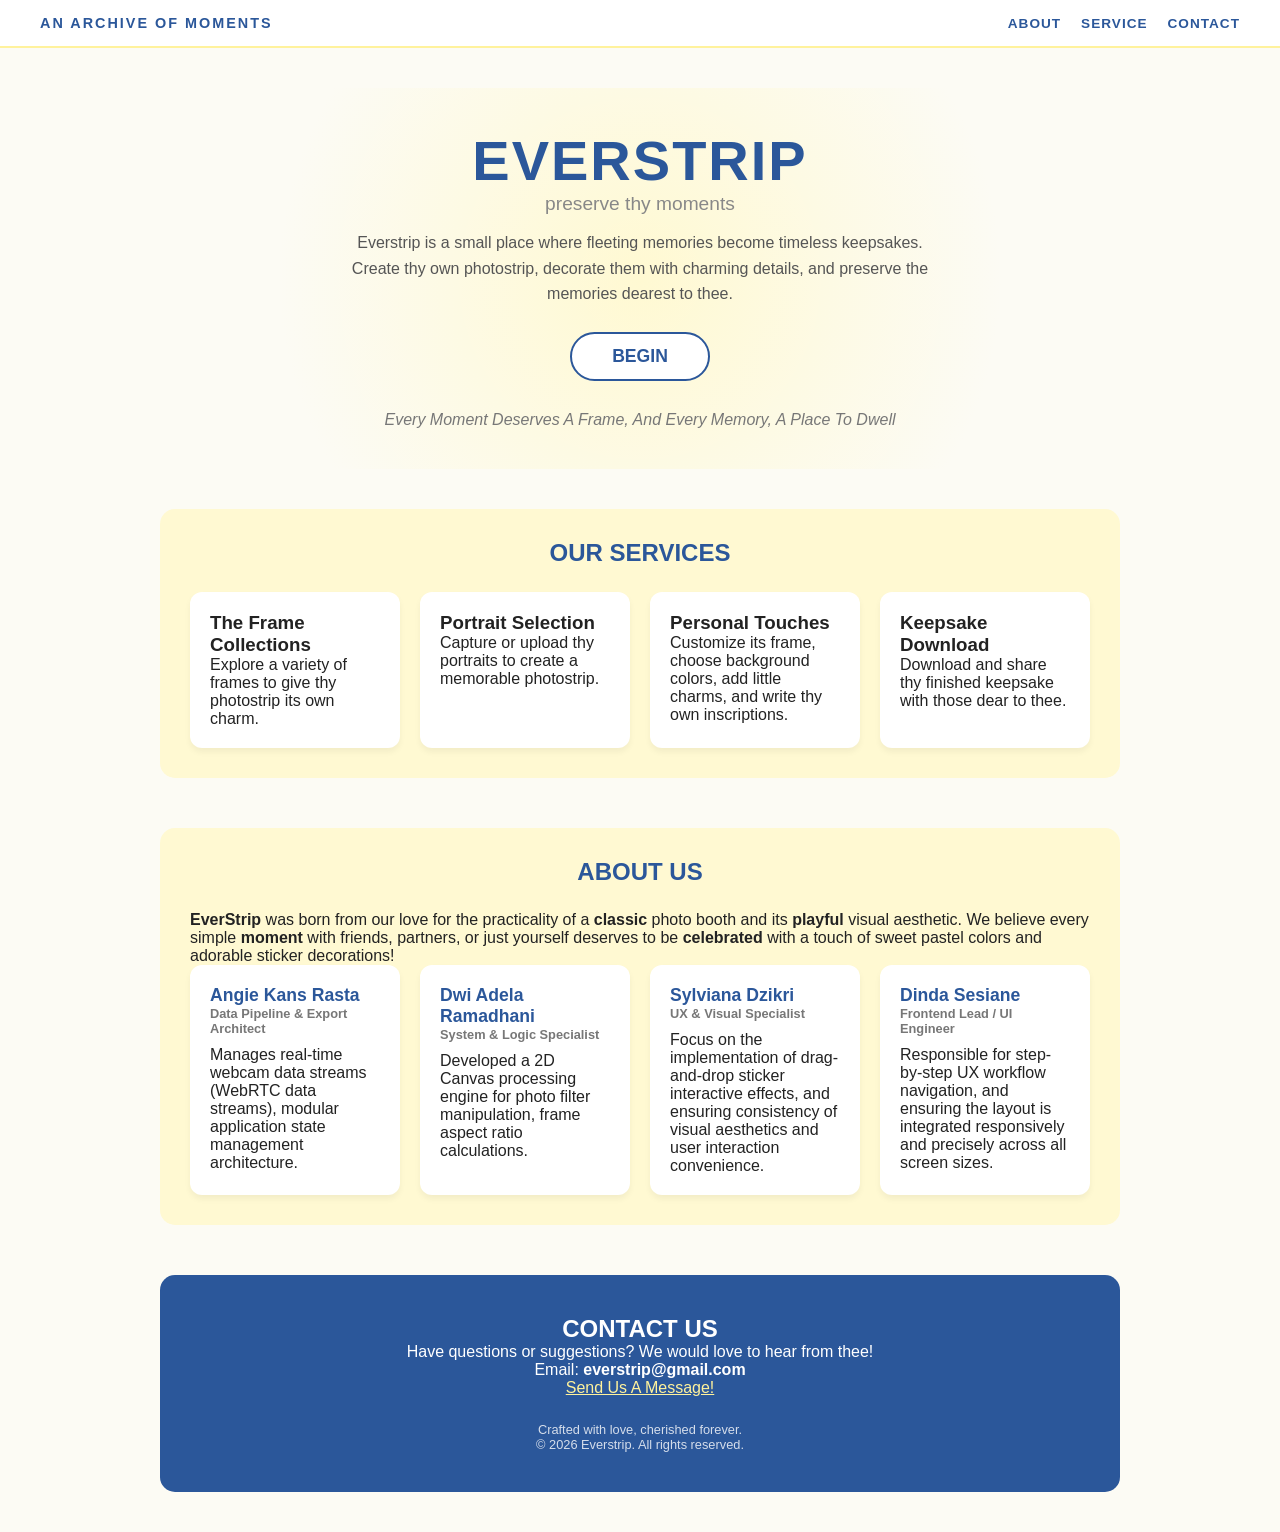
<file: index.html>
<!DOCTYPE html>
<html lang="en">
<head>
  <meta charset="UTF-8">
  <meta name="viewport" content="width=device-width, initial-scale=1.0">
  <title>EVERSTRIP - Preserve Thy Moments</title>
  <link rel="stylesheet" href="style.css">
  <!-- Font Awesome for Icons -->
  <link rel="stylesheet" href="https://cdnjs.cloudflare.com/ajax/libs/font-awesome/6.4.0/css/all.min.css">
</head>
<body>

  <!-- Top Navigation Bar -->
  <header class="navbar">
    <div class="logo-title">AN ARCHIVE OF MOMENTS</div>
    <nav class="nav-links">
      <a href="#about" class="nav-item">ABOUT</a>
      <a href="#services" class="nav-item">SERVICE</a>
      <a href="#contact" class="nav-item">CONTACT</a>
    </nav>
  </header>

  <main class="main-container">

    <!-- PAGE 1: HOME / LANDING -->
    <section id="page-1" class="page active">
      <div class="hero-section">
        <div class="hero-content">
          <h1 class="brand-title">EVERSTRIP</h1>
          <h2 class="brand-subtitle">preserve thy moments</h2>
          <p class="brand-desc">
            Everstrip is a small place where fleeting memories become timeless keepsakes. 
            Create thy own photostrip, decorate them with charming details, and preserve the memories dearest to thee.
          </p>
          <button id="btn-begin" class="btn-ripple">BEGIN</button>
        </div>
        <p class="tagline">Every Moment Deserves A Frame, And Every Memory, A Place To Dwell</p>
      </div>

      <!-- Services Section -->
      <section id="services" class="services-section">
        <h2 class="section-title">OUR SERVICES</h2>
        <div class="services-grid">
          <div class="service-card">
            <h3>The Frame Collections</h3>
            <p>Explore a variety of frames to give thy photostrip its own charm.</p>
          </div>
          <div class="service-card">
            <h3>Portrait Selection</h3>
            <p>Capture or upload thy portraits to create a memorable photostrip.</p>
          </div>
          <div class="service-card">
            <h3>Personal Touches</h3>
            <p>Customize its frame, choose background colors, add little charms, and write thy own inscriptions.</p>
          </div>
          <div class="service-card">
            <h3>Keepsake Download</h3>
            <p>Download and share thy finished keepsake with those dear to thee.</p>
          </div>
        </div>
      </section>

      <!-- About Section -->
      <section id="about" class="about-section">
        <h2 class="section-title">ABOUT US</h2>
        <p class="about-desc">
          <strong>EverStrip</strong> was born from our love for the practicality of a <strong>classic</strong> photo booth and its <strong>playful</strong> visual aesthetic. We believe every simple <strong>moment</strong> with friends, partners, or just yourself deserves to be <strong>celebrated</strong> with a touch of sweet pastel colors and adorable sticker decorations!
        </p>
        <div class="team-grid">
          <div class="team-card">
            <h3>Angie Kans Rasta</h3>
            <span class="role">Data Pipeline & Export Architect</span>
            <p>Manages real-time webcam data streams (WebRTC data streams), modular application state management architecture.</p>
          </div>
          <div class="team-card">
            <h3>Dwi Adela Ramadhani</h3>
            <span class="role">System & Logic Specialist</span>
            <p>Developed a 2D Canvas processing engine for photo filter manipulation, frame aspect ratio calculations.</p>
          </div>
          <div class="team-card">
            <h3>Sylviana Dzikri</h3>
            <span class="role">UX & Visual Specialist</span>
            <p>Focus on the implementation of drag-and-drop sticker interactive effects, and ensuring consistency of visual aesthetics and user interaction convenience.</p>
          </div>
          <div class="team-card">
            <h3>Dinda Sesiane</h3>
            <span class="role">Frontend Lead / UI Engineer</span>
            <p>Responsible for step-by-step UX workflow navigation, and ensuring the layout is integrated responsively and precisely across all screen sizes.</p>
          </div>
        </div>
      </section>

      <!-- Contact Section -->
      <footer id="contact" class="contact-section">
        <h2>CONTACT US</h2>
        <p>Have questions or suggestions? We would love to hear from thee!</p>
        <p>Email: <strong>everstrip@gmail.com</strong></p>
        <p><a href="#">Send Us A Message!</a></p>
        <div class="footer-copyright">
          Crafted with love, cherished forever.<br>
          © 2026 Everstrip. All rights reserved.
        </div>
      </footer>
    </section>


    <!-- PAGE 2: CHOOSE FRAME -->
    <section id="page-2" class="page">
      <h2 class="page-title">WHICH FRAME DOTH PLEASE THEE MOST?</h2>
      
      <div class="filter-bar">
        <div class="filter-buttons">
          <button id="btn-all" class="btn-toggle active">All</button>
          <button id="btn-filter" class="btn-toggle">Filter</button>
        </div>
        <!-- Sub Filter Panel (Horizontal Option) -->
        <div id="filter-sub-panel" class="filter-sub-panel hidden">
          <div class="filter-group">
            <label>Jumlah Frame:</label>
            <button class="sub-filter-btn active" data-slots="all">Semua</button>
            <button class="sub-filter-btn" data-slots="3">3 Photos</button>
            <button class="sub-filter-btn" data-slots="4">4 Photos</button>
          </div>
          <div class="filter-group">
            <label>Tema:</label>
            <button class="sub-filter-btn active" data-theme="all">Semua</button>
            <button class="sub-filter-btn" data-theme="classic">Classic</button>
            <button class="sub-filter-btn" data-theme="dark">Dark Fantasy</button>
            <button class="sub-filter-btn" data-theme="cute">Cute</button>
          </div>
        </div>
      </div>

      <div class="frame-selector-wrapper">
        <div class="frame-carousel" id="frame-carousel">
          <!-- Frame Cards injected via JS -->
        </div>
        
        <!-- Navigation Buttons: Up / Down -->
        <div class="carousel-nav">
          <button id="btn-scroll-up" class="nav-arrow"><i class="fa-solid fa-chevron-up"></i></button>
          <button id="btn-scroll-down" class="nav-arrow"><i class="fa-solid fa-chevron-down"></i></button>
        </div>
      </div>

      <div class="action-footer">
        <button id="btn-p2-continue" class="btn-continue">Continue</button>
      </div>
    </section>


    <!-- PAGE 3: TAKE / UPLOAD PHOTO -->
    <section id="page-3" class="page">
      <h2 class="page-title">Take a Photo / Upload</h2>
      <p class="page-subtitle">Use a webcam or upload your favorite photo files for each slot.</p>

      <div class="booth-container">
        <div class="viewfinder-wrapper">
          <video id="webcam-preview" autoplay playsinline></video>
          <canvas id="photo-canvas" class="hidden"></canvas>
          <div id="countdown-overlay" class="countdown-overlay hidden">3</div>
        </div>

        <div class="controls-row">
          <button id="btn-timer-toggle" class="btn-pink-toggle">Timer (3s): OFF</button>

          <button id="btn-shutter" class="btn-shutter">
            <i class="fa-solid fa-camera"></i>
          </button>

          <button id="btn-photo-burst" class="btn-burst">
            <i class="fa-solid fa-bolt"></i> Photo Burst
          </button>

          <button id="btn-p3-continue" class="btn-continue">Continue</button>
        </div>
      </div>

      <!-- List Of Photo Slots -->
      <div class="slots-container">
        <div class="slots-header">
          <h3>List Of Photo Slots</h3>
          <span id="slot-counter" class="slot-badge">0/4 Terisi</span>
          <button id="btn-reset-all" class="btn-reset"><i class="fa-solid fa-rotate-right"></i> Reset all</button>
        </div>

        <div id="photo-slots-list" class="slots-list">
          <!-- Slots items generated dynamically -->
        </div>

        <div class="slots-footer">
          <label for="upload-all-input" class="btn-upload-all">
            <i class="fa-solid fa-upload"></i> Upload All Photo
          </label>
          <input type="file" id="upload-all-input" accept="image/*" multiple class="hidden">
        </div>
      </div>
    </section>


    <!-- PAGE 4: DECORATE & ADD STICKERS -->
    <section id="page-4" class="page">
      <h2 class="page-title">Decorate & Add Stickers</h2>
      <p class="page-subtitle">Choose thy background, little charms, and a custom footer inscription!</p>

      <div class="editor-layout">
        <!-- Interactive Photostrip Container -->
        <div class="photostrip-stage" id="photostrip-stage">
          <div id="photostrip-frame" class="photostrip-frame">
            <div id="brush-overlay" class="brush-overlay"></div>
            <div id="strip-photos-container" class="strip-photos-container">
              <!-- Photos render here -->
            </div>
            <div class="strip-footer">
              <div id="strip-inscription" class="strip-text">Best Memory</div>
              <div id="strip-date" class="strip-text">01/01/2026</div>
            </div>
          </div>
        </div>

        <!-- Controls Side Panel -->
        <div class="editor-controls">
          <div class="control-group">
            <label>Frame Background Color</label>
            <div class="color-palette" id="color-palette">
              <button class="color-dot active" data-color="#FFFFFF" style="background: #FFFFFF; border: 1px solid #ccc;"></button>
              <button class="color-dot" data-color="#E2F0D9" style="background: #E2F0D9;"></button>
              <button class="color-dot" data-color="#DEEBF7" style="background: #DEEBF7;"></button>
              <button class="color-dot" data-color="#FCE4D6" style="background: #FCE4D6;"></button>
              <button class="color-dot" data-color="#800000" style="background: #800000;"></button>
            </div>
          </div>

          <div class="control-group">
            <label>Click Stickers To Add <span class="sub-info">*The charms on the canvas can be moved, enlarged, or deleted!</span></label>
            <div class="sticker-picker" id="sticker-picker">
              <span>🍕</span><span>🍒</span><span>🍥</span><span>🧈</span><span>🍓</span>
              <span>🕶️</span><span>💋</span><span>⚽</span><span>🎀</span><span>💻</span>
              <span>📌</span><span>💢</span><span>💖</span><span>💌</span><span>📖</span>
              <span>✌️</span><span>🧀</span><span>🥞</span><span>🍪</span><span>🌸</span>
              <span>🧸</span><span>🍌</span><span>🪗</span><span>❤️</span><span>🎵</span>
              <span>💤</span><span>🐬</span>
            </div>
          </div>

          <div class="control-group">
            <label for="footer-text-input">Footer Inscription</label>
            <input type="text" id="footer-text-input" maxlength="15" value="Best Memory" placeholder="Maksimal 15 karakter">
          </div>

          <div class="control-group checkbox-group">
            <input type="checkbox" id="chk-show-date" checked>
            <label for="chk-show-date">Show today's date</label>
          </div>

          <button id="btn-p4-complete" class="btn-continue">Complete</button>
        </div>
      </div>
    </section>


    <!-- PAGE 5: COMPLETE & DOWNLOAD -->
    <section id="page-5" class="page">
      <h2 class="page-title">Yay! Your Photostrip is Complete</h2>
      <p class="page-subtitle">Download and share these lovely moments across thy favorite social media platforms!</p>

      <div class="export-layout">
        <div class="preview-stage" id="final-preview-stage">
          <!-- Rendered final strip container -->
        </div>

        <div class="export-actions">
          <button id="btn-download-png" class="btn-action">
            <i class="fa-solid fa-download"></i> Download (.png)
          </button>
          <button id="btn-share-link" class="btn-action">
            <i class="fa-solid fa-share-nodes"></i> Share (Copy Link)
          </button>
          <button id="btn-begin-anew" class="btn-action btn-gold">
            <i class="fa-solid fa-rotate-left"></i> Begin Anew
          </button>
        </div>
      </div>
    </section>

  </main>

  <script src="script.js"></script>
</body>
</html>
</file>
<file: style.css>
:root {
  --butter-yellow: #FFF29C;
  --butter-yellow-light: #FFF9D2;
  --lapis-blue: #2B579A;
  --lapis-blue-dark: #1E3D6E;
  --accent-pink: #FFB6C1;
  --accent-pink-dark: #FF69B4;
  --bg-cream: #FCFBF4;
  --card-bg: #FFFFFF;
  --text-dark: #222222;
}

* {
  box-sizing: border-box;
  margin: 0;
  padding: 0;
  font-family: 'Segoe UI', Tahoma, Geneva, Verdana, sans-serif;
}

body {
  background-color: var(--bg-cream);
  color: var(--text-dark);
  min-height: 100vh;
  display: flex;
  flex-direction: column;
}

/* Navbar */
.navbar {
  display: flex;
  justify-content: space-between;
  align-items: center;
  padding: 15px 40px;
  background-color: #fff;
  border-bottom: 2px solid var(--butter-yellow);
  position: sticky;
  top: 0;
  z-index: 100;
}

.logo-title {
  font-weight: 700;
  font-size: 0.9rem;
  letter-spacing: 2px;
  color: var(--lapis-blue);
}

.nav-links {
  display: flex;
  gap: 20px;
}

.nav-item {
  text-decoration: none;
  color: var(--lapis-blue);
  font-weight: 600;
  font-size: 0.85rem;
  letter-spacing: 1px;
  transition: opacity 0.2s;
}

.nav-item:hover {
  opacity: 0.7;
}

/* Page Navigation System */
.main-container {
  flex: 1;
  position: relative;
  overflow-x: hidden;
}

.page {
  display: none;
  padding: 40px 20px;
  max-width: 1000px;
  margin: 0 auto;
  animation: fadeIn 0.4s ease-in-out;
}

.page.active {
  display: block;
}

@keyframes fadeIn {
  from { opacity: 0; transform: translateY(10px); }
  to { opacity: 1; transform: translateY(0); }
}

/* Common Titles */
.page-title {
  text-align: center;
  color: var(--lapis-blue);
  font-size: 1.8rem;
  margin-bottom: 8px;
  text-transform: uppercase;
}

.page-subtitle {
  text-align: center;
  color: #666;
  font-size: 0.95rem;
  margin-bottom: 30px;
}

/* Button Styles & Inverted Hover (Req #10) */
.btn-continue {
  background-color: var(--butter-yellow);
  color: var(--lapis-blue);
  border: 2px solid var(--lapis-blue);
  padding: 12px 36px;
  border-radius: 25px;
  font-weight: 700;
  font-size: 1rem;
  cursor: pointer;
  transition: all 0.3s cubic-bezier(0.4, 0, 0.2, 1);
}

.btn-continue:hover {
  background-color: var(--lapis-blue);
  color: var(--butter-yellow);
  border-color: var(--lapis-blue);
}

/* Ripple Button (Req #2) */
.btn-ripple {
  position: relative;
  overflow: hidden;
  background-color: #fff;
  color: var(--lapis-blue);
  border: 2px solid var(--lapis-blue);
  padding: 12px 40px;
  border-radius: 25px;
  font-weight: bold;
  font-size: 1.1rem;
  cursor: pointer;
  z-index: 1;
}

.ripple-effect {
  position: absolute;
  border-radius: 50%;
  background-color: var(--butter-yellow);
  transform: scale(0);
  animation: ripple-animation 0.6s linear;
  pointer-events: none;
  z-index: -1;
}

@keyframes ripple-animation {
  to {
    transform: scale(4);
    opacity: 0;
  }
}

/* PAGE 1: HOME */
.hero-section {
  text-align: center;
  padding: 40px 20px;
  background: radial-gradient(circle, var(--butter-yellow-light) 0%, rgba(255,255,255,0) 70%);
  border-radius: 20px;
  margin-bottom: 40px;
}

.brand-title {
  font-size: 3.5rem;
  color: var(--lapis-blue);
  letter-spacing: 2px;
}

.brand-subtitle {
  font-size: 1.2rem;
  color: #888;
  margin-bottom: 15px;
  font-weight: 400;
}

.brand-desc {
  max-width: 600px;
  margin: 0 auto 25px;
  line-height: 1.6;
  color: #555;
}

.tagline {
  margin-top: 30px;
  font-style: italic;
  color: #777;
}

.services-section, .about-section {
  margin-bottom: 50px;
  padding: 30px;
  background-color: var(--butter-yellow-light);
  border-radius: 15px;
}

.section-title {
  text-align: center;
  color: var(--lapis-blue);
  margin-bottom: 25px;
}

.services-grid, .team-grid {
  display: grid;
  grid-template-columns: repeat(auto-fit, minmax(200px, 1fr));
  gap: 20px;
}

.service-card, .team-card {
  background: white;
  padding: 20px;
  border-radius: 12px;
  box-shadow: 0 4px 6px rgba(0,0,0,0.05);
}

.team-card h3 {
  color: var(--lapis-blue);
  font-size: 1.1rem;
}

.team-card .role {
  display: block;
  font-size: 0.8rem;
  font-weight: bold;
  color: #777;
  margin-bottom: 10px;
}

.contact-section {
  background-color: var(--lapis-blue);
  color: white;
  padding: 40px;
  text-align: center;
  border-radius: 15px;
}

.contact-section a {
  color: var(--butter-yellow);
}

.footer-copyright {
  margin-top: 25px;
  font-size: 0.8rem;
  opacity: 0.8;
}

/* PAGE 2: FRAME SELECTOR */
.filter-bar {
  display: flex;
  flex-direction: column;
  align-items: center;
  gap: 15px;
  margin-bottom: 30px;
}

.filter-buttons {
  display: flex;
  gap: 10px;
}

/* Pink Transition for All & Filter (Req #8) */
.btn-toggle {
  background-color: var(--butter-yellow);
  border: none;
  padding: 8px 24px;
  border-radius: 20px;
  font-weight: 600;
  cursor: pointer;
  transition: background-color 0.3s ease, color 0.3s ease;
}

.btn-toggle.pink-active, .btn-toggle:active {
  background-color: var(--accent-pink) !important;
  color: white;
}

/* Sub Filter Panel Horizontal (Req #9) */
.filter-sub-panel {
  display: flex;
  gap: 20px;
  background: white;
  padding: 15px 25px;
  border-radius: 10px;
  box-shadow: 0 2px 8px rgba(0,0,0,0.08);
}

.filter-sub-panel.hidden {
  display: none;
}

.filter-group {
  display: flex;
  align-items: center;
  gap: 8px;
  font-size: 0.85rem;
}

.sub-filter-btn {
  border: 1px solid #ccc;
  background: #f9f9f9;
  padding: 4px 10px;
  border-radius: 12px;
  cursor: pointer;
}

.sub-filter-btn.active {
  background: var(--lapis-blue);
  color: white;
  border-color: var(--lapis-blue);
}

/* Carousel & Navigation (Req #7) */
.frame-selector-wrapper {
  display: flex;
  align-items: center;
  gap: 20px;
  max-width: 800px;
  margin: 0 auto 30px;
}

.frame-carousel {
  display: flex;
  gap: 20px;
  overflow-y: hidden;
  overflow-x: auto;
  scroll-behavior: smooth;
  padding: 20px 10px;
  flex: 1;
}

.carousel-nav {
  display: flex;
  flex-direction: column;
  gap: 10px;
}

.nav-arrow {
  background: var(--butter-yellow);
  border: none;
  width: 40px;
  height: 40px;
  border-radius: 50%;
  cursor: pointer;
  display: flex;
  align-items: center;
  justify-content: center;
  color: var(--lapis-blue);
  box-shadow: 0 2px 5px rgba(0,0,0,0.1);
}

.frame-card {
  min-width: 140px;
  background: white;
  border: 2px solid #ffffff;
  border-radius: 8px;
  padding: 10px;
  text-align: center;
  cursor: pointer;
  transition: transform 0.2s, border-color 0.2s;
  box-shadow: 0 4px 8px rgba(0,0,0,0.05);
}

.frame-card.selected {
  border-color: var(--lapis-blue);
  transform: scale(1.05);
}

.frame-preview-box {
  background: #f0f0f0;
  height: 220px;
  border-radius: 4px;
  display: flex;
  flex-direction: column;
  gap: 6px;
  padding: 8px;
  margin-bottom: 8px;
}

.frame-preview-box.theme-dark {
  background: #222;
}

.frame-preview-box.theme-cute {
  background: #FFE4E1;
}

.slot-placeholder {
  background: #88C0D0;
  flex: 1;
  border-radius: 2px;
}

.action-footer {
  text-align: center;
}

/* PAGE 3: CAMERA & SLOTS */
.booth-container {
  background: white;
  padding: 20px;
  border-radius: 15px;
  box-shadow: 0 4px 10px rgba(0,0,0,0.05);
  margin-bottom: 30px;
  text-align: center;
}

.viewfinder-wrapper {
  position: relative;
  width: 100%;
  max-width: 480px;
  height: 320px;
  margin: 0 auto 20px;
  background: #000;
  border-radius: 12px;
  overflow: hidden;
}

#webcam-preview {
  width: 100%;
  height: 100%;
  object-fit: cover;
}

.countdown-overlay {
  position: absolute;
  inset: 0;
  background: rgba(0,0,0,0.5);
  color: white;
  font-size: 5rem;
  font-weight: bold;
  display: flex;
  align-items: center;
  justify-content: center;
}

.countdown-overlay.hidden {
  display: none;
}

.controls-row {
  display: flex;
  justify-content: center;
  align-items: center;
  gap: 15px;
  flex-wrap: wrap;
}

/* Timer Toggle Transition (Req #3) */
.btn-pink-toggle {
  background-color: var(--butter-yellow);
  border: none;
  padding: 10px 18px;
  border-radius: 20px;
  font-weight: 600;
  cursor: pointer;
  transition: background-color 0.3s ease;
}

.btn-pink-toggle.active {
  background-color: var(--accent-pink);
  color: white;
}

.btn-shutter {
  background: white;
  border: 2px solid #ccc;
  width: 50px;
  height: 50px;
  border-radius: 50%;
  font-size: 1.2rem;
  cursor: pointer;
  color: var(--lapis-blue);
}

.btn-burst {
  background: #FF6B6B;
  color: white;
  border: none;
  padding: 10px 18px;
  border-radius: 20px;
  font-weight: 600;
  cursor: pointer;
}

/* List of Photos Slots (Req #5, #6, #11) */
.slots-container {
  background: white;
  padding: 20px;
  border-radius: 15px;
  box-shadow: 0 4px 10px rgba(0,0,0,0.05);
}

.slots-header {
  display: flex;
  align-items: center;
  justify-content: space-between;
  margin-bottom: 15px;
}

.slot-badge {
  background: #EBF3FE;
  color: var(--lapis-blue);
  padding: 4px 12px;
  border-radius: 12px;
  font-size: 0.85rem;
  font-weight: bold;
}

.btn-reset {
  background: #FF8585;
  color: white;
  border: none;
  padding: 6px 14px;
  border-radius: 15px;
  cursor: pointer;
  font-size: 0.85rem;
}

.slots-list {
  display: flex;
  flex-direction: column;
  gap: 10px;
  margin-bottom: 20px;
}

.slot-item {
  display: flex;
  align-items: center;
  gap: 15px;
  background: #F9F9F9;
  padding: 10px 15px;
  border-radius: 8px;
  border: 1px solid #EEE;
}

.slot-item.dragging {
  opacity: 0.5;
}

.slot-thumb {
  width: 50px;
  height: 40px;
  background: #DDD;
  border-radius: 4px;
  object-fit: cover;
}

.slot-name {
  flex: 1;
  font-size: 0.85rem;
  color: #666;
  white-space: nowrap;
  overflow: hidden;
  text-overflow: ellipsis;
}

.slot-actions {
  display: flex;
  align-items: center;
  gap: 12px;
}

.drag-handle {
  cursor: grab;
  color: #AAA;
  font-size: 1.1rem;
}

.slots-footer {
  text-align: center;
}

.btn-upload-all {
  display: inline-block;
  background: #f0f0f0;
  border: 1px solid #ccc;
  padding: 10px 20px;
  border-radius: 20px;
  cursor: pointer;
  font-weight: 600;
  font-size: 0.9rem;
}

/* PAGE 4: DECORATION */
.editor-layout {
  display: flex;
  gap: 30px;
  align-items: flex-start;
  flex-wrap: wrap;
}

.photostrip-stage {
  flex: 1;
  min-width: 280px;
  display: flex;
  justify-content: center;
  background: #E2E2D0;
  padding: 30px;
  border-radius: 15px;
}

/* Photostrip Frame & Lapis Border Animation (Req #12) */
.photostrip-frame {
  position: relative;
  width: 180px;
  background-color: #FFFFFF;
  padding: 15px 12px 20px;
  box-shadow: 0 8px 16px rgba(0,0,0,0.15);
  transition: background-color 0.3s ease;
  border: 4px solid transparent;
  overflow: hidden;
}

.photostrip-frame.border-lapis {
  border-color: var(--lapis-blue);
}

/* Brush Down Animation */
.brush-overlay {
  position: absolute;
  top: -100%;
  left: 0;
  width: 100%;
  height: 100%;
  background: rgba(43, 87, 154, 0.2);
  pointer-events: none;
}

.brush-overlay.animate-brush {
  animation: brushDown 0.6s ease-out forwards;
}

@keyframes brushDown {
  0% { top: -100%; }
  50% { top: 0; }
  100% { top: 100%; }
}

.strip-photos-container {
  display: flex;
  flex-direction: column;
  gap: 8px;
  margin-bottom: 15px;
}

.strip-photo-item {
  width: 100%;
  height: 110px;
  background: #eee;
  object-fit: cover;
  border-radius: 2px;
}

.strip-footer {
  text-align: center;
}

.strip-text {
  font-size: 0.75rem;
  color: #333;
  margin-top: 4px;
}

/* Controls Panel */
.editor-controls {
  flex: 1.2;
  min-width: 300px;
  background: white;
  padding: 25px;
  border-radius: 15px;
  box-shadow: 0 4px 10px rgba(0,0,0,0.05);
  display: flex;
  flex-direction: column;
  gap: 20px;
}

.control-group label {
  display: block;
  font-weight: bold;
  font-size: 0.9rem;
  color: var(--lapis-blue);
  margin-bottom: 8px;
}

.sub-info {
  display: block;
  font-size: 0.75rem;
  color: #FF6B6B;
  font-weight: normal;
}

.color-palette {
  display: flex;
  gap: 10px;
}

.color-dot {
  width: 30px;
  height: 30px;
  border-radius: 50%;
  border: 2px solid transparent;
  cursor: pointer;
}

.color-dot.active {
  border-color: var(--lapis-blue);
}

/* Sticker Picker (Req #13) */
.sticker-picker {
  display: flex;
  flex-wrap: wrap;
  gap: 8px;
  background: #f9f9f9;
  padding: 10px;
  border-radius: 8px;
  max-height: 120px;
  overflow-y: auto;
}

.sticker-picker span {
  font-size: 1.4rem;
  cursor: pointer;
  user-select: none;
  transition: transform 0.1s;
}

.sticker-picker span:hover {
  transform: scale(1.2);
}

/* Draggable Sticker Element */
.placed-sticker {
  position: absolute;
  font-size: 2rem;
  cursor: move;
  user-select: none;
  touch-action: none;
  line-height: 1;
}

.placed-sticker.selected {
  outline: 1px dashed var(--lapis-blue);
}

#footer-text-input {
  width: 100%;
  padding: 8px 12px;
  border: 1px solid #ccc;
  border-radius: 20px;
  outline: none;
}

.checkbox-group {
  display: flex;
  align-items: center;
  gap: 8px;
}

/* PAGE 5: EXPORT */
.export-layout {
  display: flex;
  gap: 30px;
  justify-content: center;
  align-items: center;
  flex-wrap: wrap;
}

.preview-stage {
  background: #E2E2D0;
  padding: 30px;
  border-radius: 15px;
}

.export-actions {
  display: flex;
  flex-direction: column;
  gap: 15px;
  min-width: 220px;
}

.btn-action {
  background: white;
  border: 2px solid var(--lapis-blue);
  color: var(--lapis-blue);
  padding: 12px 20px;
  border-radius: 25px;
  font-weight: bold;
  cursor: pointer;
  display: flex;
  align-items: center;
  justify-content: center;
  gap: 10px;
}

.btn-action.btn-gold {
  background: var(--butter-yellow);
  border-color: var(--butter-yellow);
}
</file>
